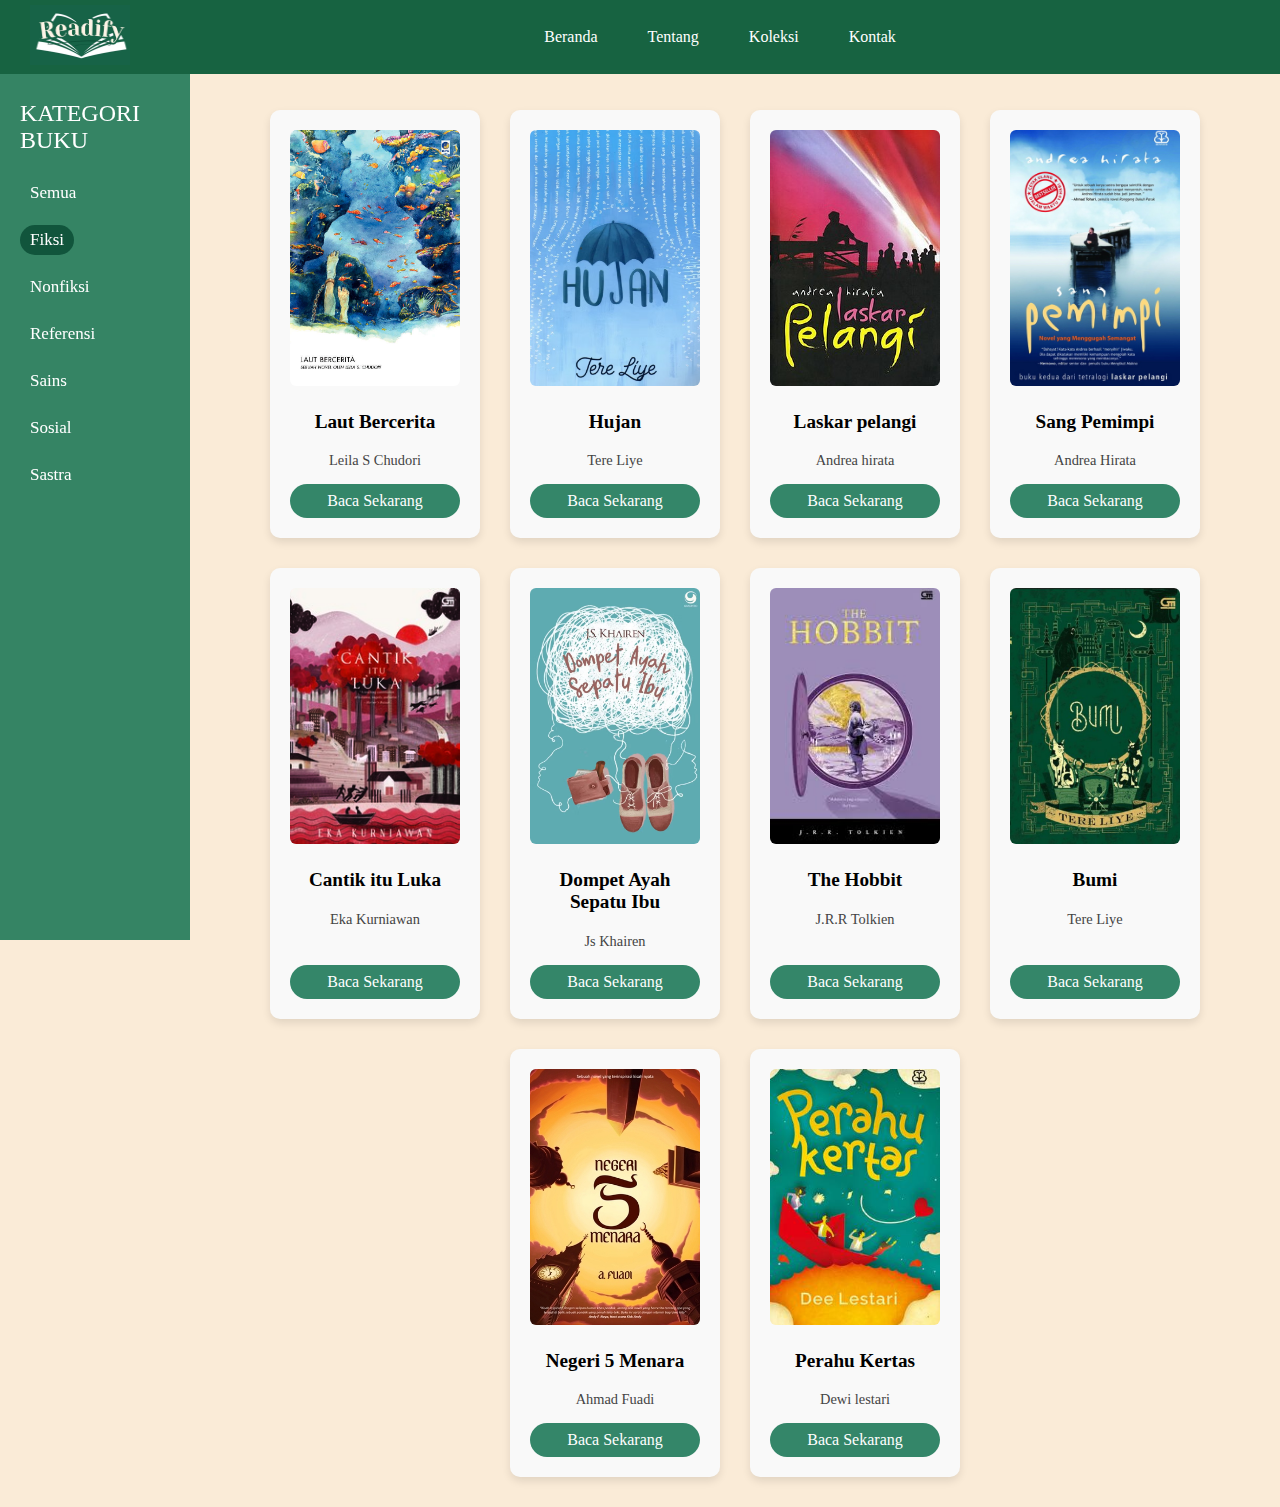
<file: fiksi.html>
<!DOCTYPE html>
<html lang="en">
<head>
    <meta charset="UTF-8">
    <meta name="viewport" content="width=device-width, initial-scale=1.0">
    <title>Fiksi</title>
    <link rel="icon" type="image/jpg" href="gambar/logo-fix.jpg">
    <link rel="stylesheet" href="style.css">
</head>
<body>

    <nav>
        <div class="logo">
            <img src="gambar/logo-fix.jpg">
        </div>

        <div class="mainmenu">
            <ul>
                <li><a href="index.html#beranda">Beranda</a></li>
                <li><a href="index.html#tentang">Tentang</a></li>
                <li><a href="index.html#koleksi">Koleksi</a></li>
                <li><a href="index.html#kontak">Kontak</a></li>
            </ul>
        </div>
    </nav>

    <div class="koleksi-buku">
        
        <div class="kategori">
            <h3>KATEGORI BUKU</h3>
            <ul>
               <li><a href="semua.html">Semua</a></li>
                <li><a href="fiksi.html" class="aktif">Fiksi</a></li>
                <li><a href="nonfiksi.html">Nonfiksi</a></li>
                <li><a href="referensi.html">Referensi</a></li>
                <li><a href="sains.html">Sains</a></li>
                <li><a href="sosial.html">Sosial</a></li>
                <li><a href="sastra.html">Sastra</a></li>
            </ul>
        </div>

        <div class="buku">
            <div class="buku-box">
                <img src="sampul/fiksi/laut bercerita.jpg" alt="">
                <h1>Laut Bercerita</h1>
                <p>Leila S Chudori</p>
                <a href="isi-laut-bercerita.html">Baca Sekarang</a>
            </div>
            <div class="buku-box">
                <img src="sampul/fiksi/Hujan.png" alt="">
                <h1>Hujan</h1>
                <p>Tere Liye</p>
                <a href="">Baca Sekarang</a>
            </div>
            <div class="buku-box">
                <img src="sampul/fiksi/Laskar_pelangi_sampul.jpg" alt="">
                <h1>Laskar pelangi</h1>
                <p>Andrea hirata</p>
                <a href="">Baca Sekarang</a>
            </div>
            <div class="buku-box">
                <img src="sampul/fiksi/Sang_Pemimpi_sampul.jpg" alt="">
                <h1>Sang Pemimpi</h1>
                <p>Andrea Hirata</p>
                <a href="">Baca Sekarang</a>
            </div>
            <div class="buku-box">
                <img src="sampul/fiksi/cantik itu luka.jpg" alt="">
                <h1>Cantik itu Luka</h1>
                <p>Eka Kurniawan</p>
                <a href="">Baca Sekarang</a>
            </div>
            <div class="buku-box">
                <img src="sampul/fiksi/dompet ayah sepatu ibu.png" alt="">
                <h1>Dompet Ayah Sepatu Ibu</h1>
                <p>Js Khairen</p>
                <a href="">Baca Sekarang</a>
            </div>
            <div class="buku-box">
                <img src="sampul/fiksi/the hobbit.jpeg" alt="">
                <h1>The Hobbit</h1>
                <p>J.R.R Tolkien</p>
                <a href="">Baca Sekarang</a>
            </div>
            <div class="buku-box">
                <img src="sampul/fiksi/bumi.jpg" alt="">
                <h1>Bumi</h1>
                <p>Tere Liye</p>
                <a href="">Baca Sekarang</a>
            </div>
            <div class="buku-box">
                <img src="sampul/fiksi/negeri 5 menara.jpg" alt="">
                <h1>Negeri 5 Menara</h1>
                <p>Ahmad Fuadi</p>
                <a href="">Baca Sekarang</a>
            </div>
            <div class="buku-box">
                <img src="sampul/fiksi/perahu kertas.jpg" alt="">
                <h1>Perahu Kertas</h1>
                <p>Dewi lestari</p>
                <a href="">Baca Sekarang</a>
            </div>

        </div>
    </div>


</body>
</html>
</file>
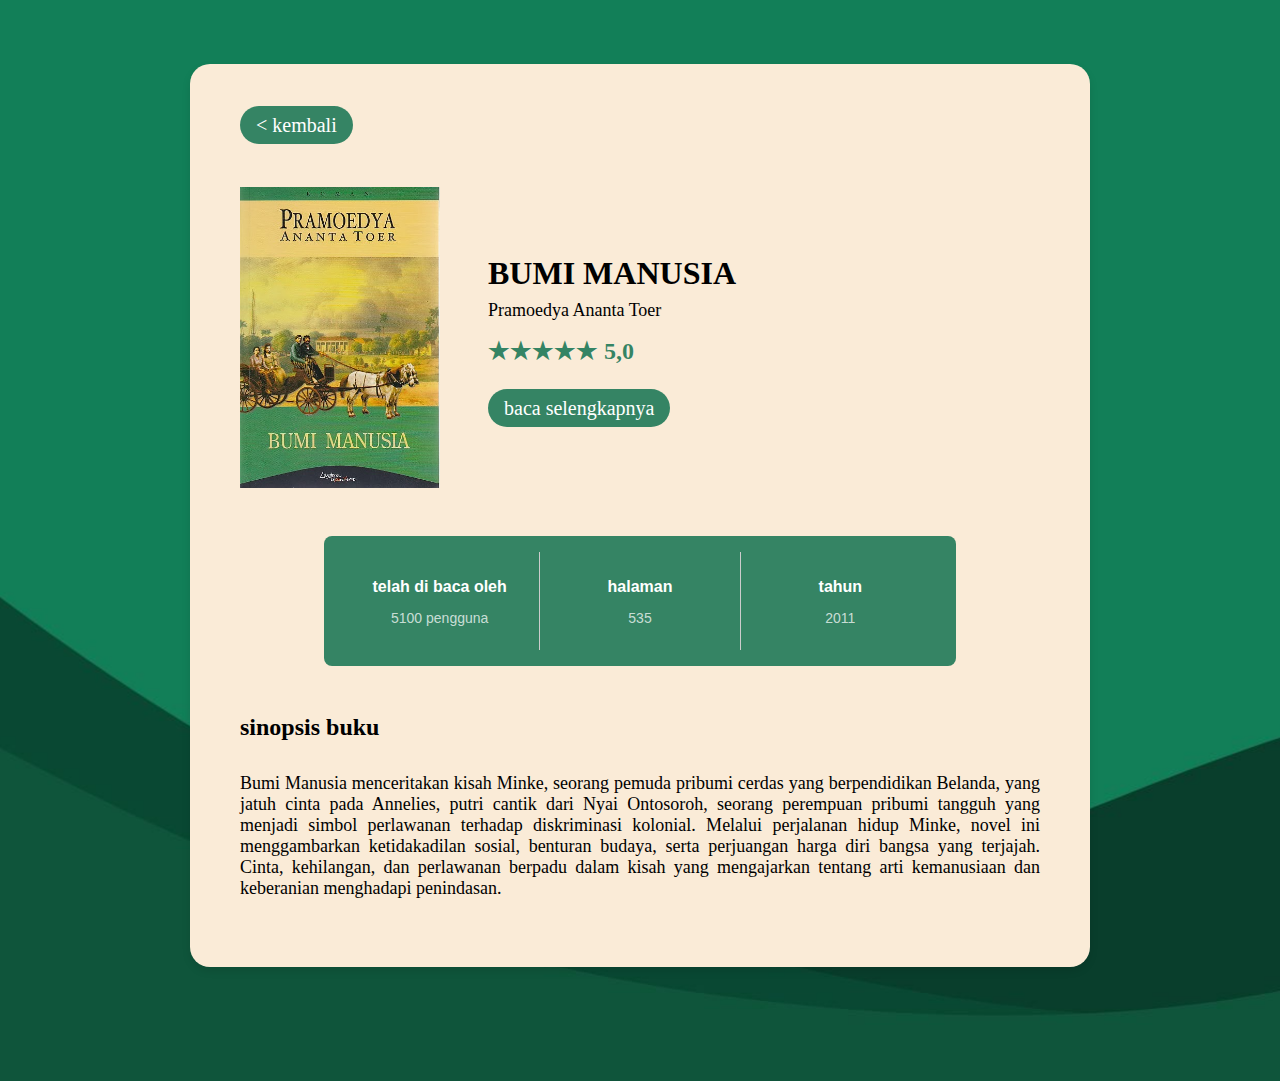
<file: isi-bumi-manusia.html>
<!DOCTYPE html>
<html lang="en">
<head>
    <meta charset="UTF-8">
    <meta name="viewport" content="width=device-width, initial-scale=1.0">
    <title>Bumi Manusia</title>
    <link rel="stylesheet" href="style.css">
</head>
<body>
    <div class="ket-buku">

        <div class="box-ket-buku">
            <div class="kembali">
                <a href="semua.html"> < kembali</a>
            </div>

            <div class="header-buku">
                <img src="sampul/sastra/1398034.jpg" alt="">
                <div class="header-buku-content">
                    <h1>BUMI MANUSIA</h1>
                    <p>Pramoedya Ananta Toer</p>
                    <h3>★★★★★   5,0</h3>
                    <a href="https://mtsaluswahbergas.sch.id/wp-content/uploads/2024/11/Bumi-Manusia-by-Pramoedya-Ananta-Toer.pdf" target="_blank">baca selengkapnya</a>    
                </div>
            </div>

            <div class="detail-buku">
                <div class="jumlah-baca">
                    <p>telah di baca oleh</p>
                    <p>5100 pengguna</p>
                </div>
                <div class="halaman">
                    <p>halaman</p>
                    <p>535</p>
                </div>
                <div class="tahun">
                    <p>tahun</p>
                    <p>2011</p>
                </div>
            </div>

            <div class="sinopsis">
                <h4>sinopsis buku</h4>
                <p>
                    Bumi Manusia menceritakan kisah Minke, seorang pemuda pribumi cerdas yang berpendidikan Belanda, 
                    yang jatuh cinta pada Annelies, putri cantik dari Nyai Ontosoroh, seorang perempuan pribumi tangguh 
                    yang menjadi simbol perlawanan terhadap diskriminasi kolonial. Melalui perjalanan hidup Minke, novel 
                    ini menggambarkan ketidakadilan sosial, benturan budaya, serta perjuangan harga diri bangsa yang terjajah. 
                    Cinta, kehilangan, dan perlawanan berpadu dalam kisah yang mengajarkan tentang arti kemanusiaan dan keberanian 
                    menghadapi penindasan.
                </p>
            </div>
        </div>

    </div>
</body>
</html>
</file>
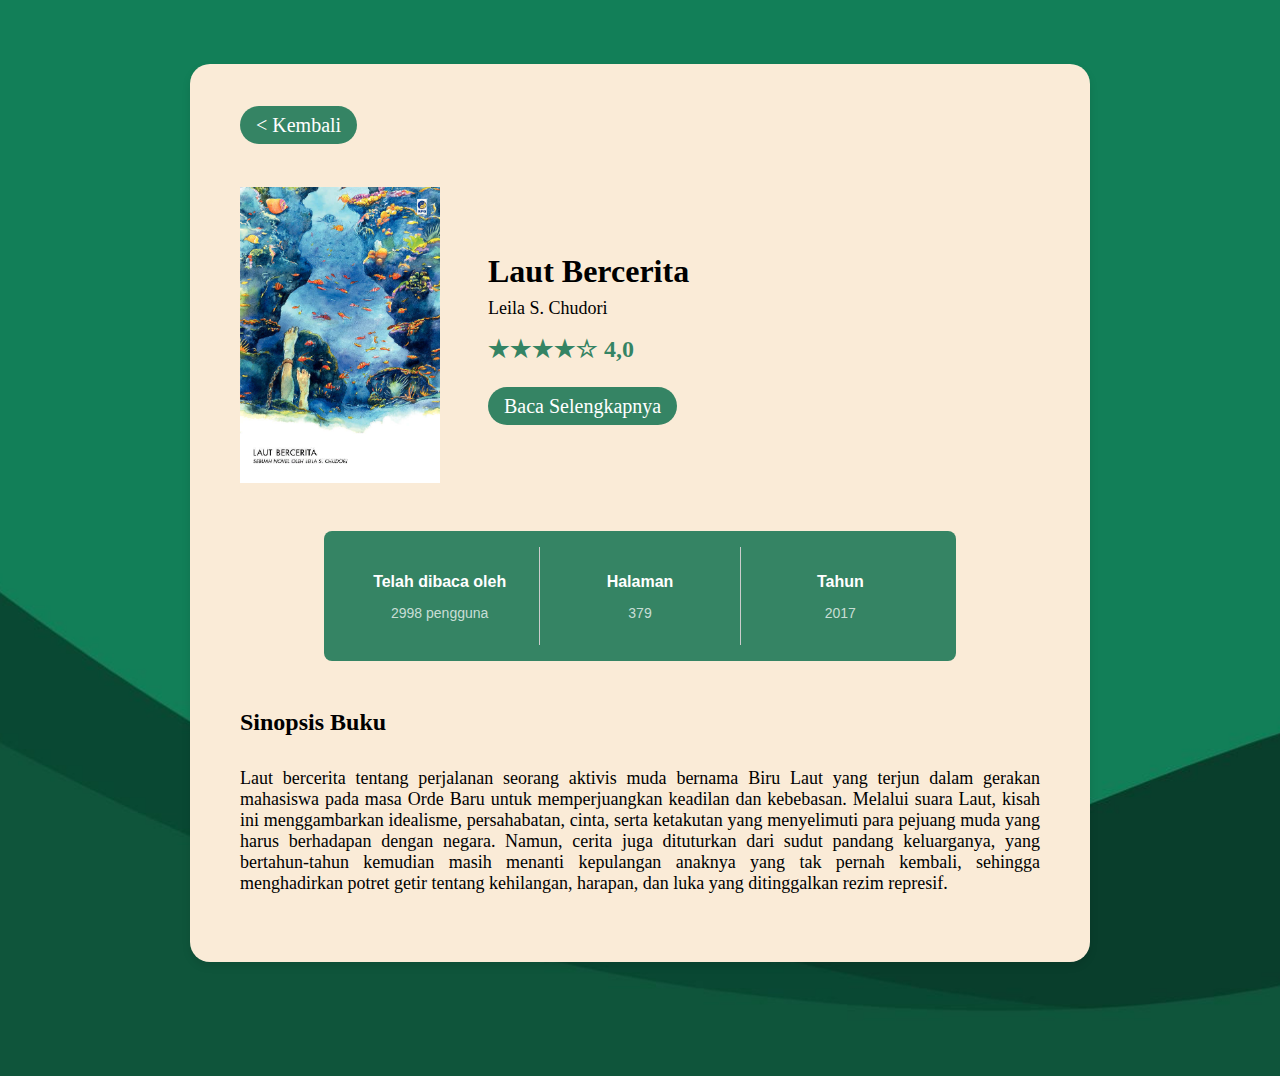
<file: isi-laut-bercerita.html>
<!DOCTYPE html>
<html lang="en">
<head>
    <meta charset="UTF-8">
    <meta name="viewport" content="width=device-width, initial-scale=1.0">
    <title>Laut Bercerita</title>
    <link rel="stylesheet" href="style.css">
</head>
<body>
    <div class="ket-buku">

        <div class="box-ket-buku">
            <div class="kembali">
                <a href="semua.html"> < Kembali</a>
            </div>

            <div class="header-buku">
                <img src="sampul/fiksi/laut bercerita.jpg" alt="Laut Bercerita">
                <div class="header-buku-content">
                    <h1>Laut Bercerita</h1>
                    <p>Leila S. Chudori</p>
                    <h3>★★★★☆   4,0</h3>
                    <a href="http://103.44.149.34/elib/assets/buku/pdfcoffee_com_sb-laut-bercerita-leila-s-chudoripdf-pdf-free.pdf" target="_blank">Baca Selengkapnya</a>    
                </div>
            </div>

            <div class="detail-buku">
                <div class="jumlah-baca">
                    <p>Telah dibaca oleh</p>
                    <p>2998 pengguna</p>
                </div>
                <div class="halaman">
                    <p>Halaman</p>
                    <p>379</p>
                </div>
                <div class="tahun">
                    <p>Tahun</p>
                    <p>2017</p>
                </div>
            </div>

            <div class="sinopsis">
                <h4>Sinopsis Buku</h4>
                <p>
                    Laut bercerita tentang perjalanan seorang aktivis muda bernama Biru Laut yang terjun dalam gerakan mahasiswa 
                    pada masa Orde Baru untuk memperjuangkan keadilan dan kebebasan. Melalui suara Laut, kisah ini menggambarkan 
                    idealisme, persahabatan, cinta, serta ketakutan yang menyelimuti para pejuang muda yang harus berhadapan dengan 
                     negara. Namun, cerita juga dituturkan dari sudut pandang keluarganya, yang bertahun-tahun kemudian masih menanti 
                     kepulangan anaknya yang tak pernah kembali, sehingga menghadirkan potret getir tentang kehilangan, harapan, dan luka 
                     yang ditinggalkan rezim represif.

                </p>
            </div>

        </div>

    </div>
</body>
</html>
</file>
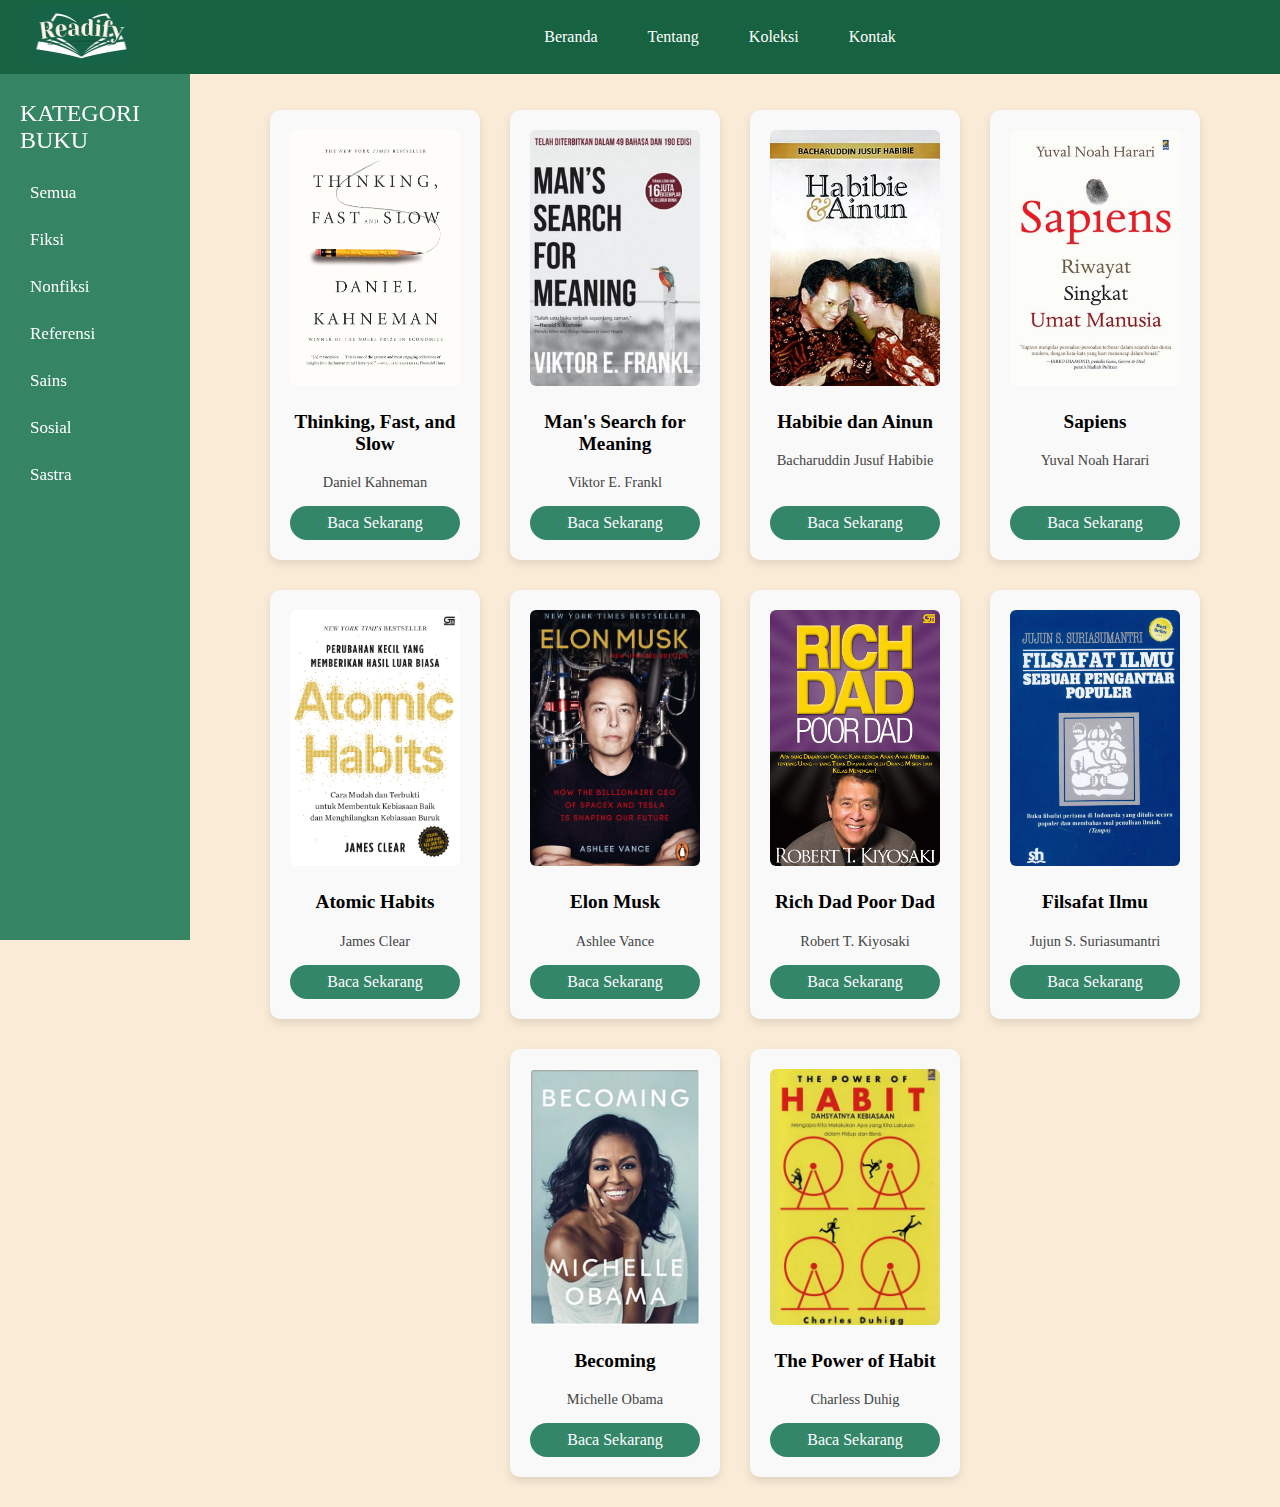
<file: nonfiksi.html>
<!DOCTYPE html>
<html lang="en">
<head>
    <meta charset="UTF-8">
    <meta name="viewport" content="width=device-width, initial-scale=1.0">
    <title>Nonfiksi</title>
    <link rel="stylesheet" href="style.css">
</head>
<body>

    <nav>
        <div class="logo">
            <img src="gambar/logo-fix.jpg" alt="Logo Readify">
        </div>

        <div class="mainmenu">
            <ul>
                <li><a href="index.html#beranda">Beranda</a></li>
                <li><a href="index.html#tentang">Tentang</a></li>
                <li><a href="index.html#koleksi">Koleksi</a></li>
                <li><a href="index.html#kontak">Kontak</a></li>
            </ul>
        </div>
    </nav>

    <div class="koleksi-buku">
        
        <div class="kategori">
            <h3>KATEGORI BUKU</h3>
            <ul>
                <li><a href="semua.html">Semua</a></li>
                <li><a href="fiksi.html">Fiksi</a></li>
                <li><a href="nonfiksi.html">Nonfiksi</a></li>
                <li><a href="referensi.html">Referensi</a></li>
                <li><a href="sains.html">Sains</a></li>
                <li><a href="sosial.html">Sosial</a></li>
                <li><a href="sastra.html">Sastra</a></li>
            </ul>
        </div>

        <div class="buku">
            <div class="buku-box">
                <img src="sampul/nonfiksi/61fdrEuPJwL._UF1000,1000_QL80_.jpg" alt="Thingking, Fast, and Slow">
                <h1>Thinking, Fast, and Slow</h1>
                <p>Daniel Kahneman</p>
                <a href="">Baca Sekarang</a>
            </div>
            <div class="buku-box">
                <img src="sampul/nonfiksi/112435_f.jpg" alt="Man's Search for Meaning">
                <h1>Man's Search for Meaning</h1>
                <p>Viktor E. Frankl</p>
                <a href="">Baca Sekarang</a>
            </div>
            <div class="buku-box">
                <img src="sampul/nonfiksi/250px-Buku_Habibie_Ainun.jpg" alt="Habibie dan Ainun">
                <h1>Habibie dan Ainun</h1>
                <p>Bacharuddin Jusuf Habibie</p>
                <a href="">Baca Sekarang</a>
            </div>
            <div class="buku-box">
                <img src="sampul/nonfiksi/591701404_sapiens.jpg" alt="Sapiens">
                <h1>Sapiens</h1>
                <p>Yuval Noah Harari</p>
                <a href="">Baca Sekarang</a>
            </div>
            <div class="buku-box">
                <img src="sampul/nonfiksi/623221001.jpg" alt="Atomic Habits">
                <h1>Atomic Habits</h1>
                <p>James Clear</p>
                <a href="">Baca Sekarang</a>
            </div>
            <div class="buku-box">
                <img src="sampul/nonfiksi/9780753555644.jpg" alt="Elon Musk">
                <h1>Elon Musk</h1>
                <p>Ashlee Vance</p>
                <a href="">Baca Sekarang</a>
            </div>
            <div class="buku-box">
                <img src="sampul/nonfiksi/9786020333175_rich-dad-poor-dad-_edisi-revisi_.jpg" alt="Rich Dad Poor Dad">
                <h1>Rich Dad Poor Dad</h1>
                <p>Robert T. Kiyosaki</p>
                <a href="">Baca Sekarang</a>
            </div>
            <div class="buku-box">
                <img src="sampul/nonfiksi/9789794168998_Filsafat-Ilmu.jpg" alt="Filsafat Ilmu">
                <h1>Filsafat Ilmu</h1>
                <p>Jujun S. Suriasumantri</p>
                <a href="">Baca Sekarang</a>
            </div>
            <div class="buku-box">
                <img src="sampul/nonfiksi/9786023857470_Becoming.jpg" alt="Becoming">
                <h1>Becoming</h1>
                <p>Michelle Obama</p>
                <a href="">Baca Sekarang</a>
            </div>
            <div class="buku-box">
                <img src="sampul/nonfiksi/img20190902_16534294.jpg" alt="The Power of Habit">
                <h1>The Power of Habit</h1>
                <p>Charless Duhig</p>
                <a href="">Baca Sekarang</a>
            </div>

        </div>
    </div>


</body>
</html>
</file>
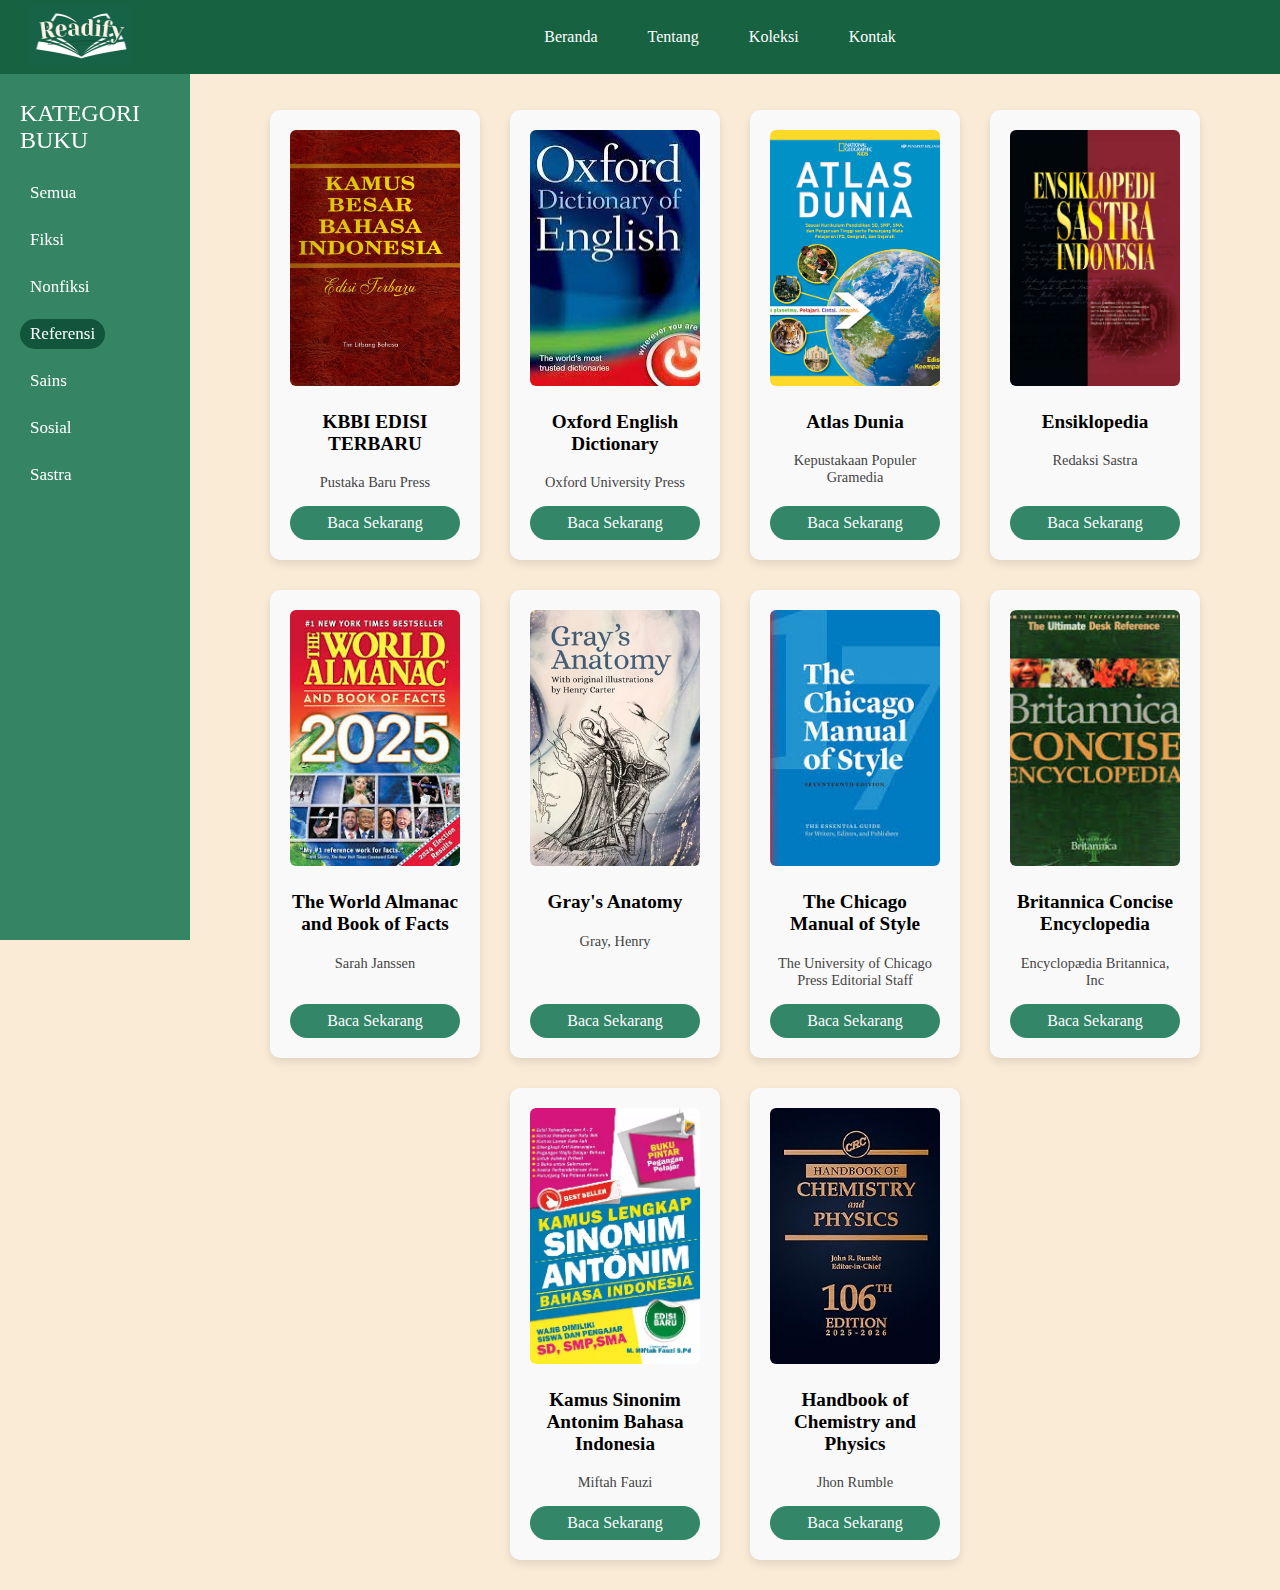
<file: referensi.html>
<!DOCTYPE html>
<html lang="en">
<head>
    <meta charset="UTF-8">
    <meta name="viewport" content="width=device-width, initial-scale=1.0">
    <title>Referensi</title>
    <link rel="icon" type="image/jpg" href="gambar/logo-fix.jpg">
    <link rel="stylesheet" href="style.css">
</head>
<body>

    <nav>
        <div class="logo">
            <img src="gambar/logo-fix.jpg" alt="Logo Readify">
        </div>

        <div class="mainmenu">
            <ul>
                <li><a href="index.html#beranda">Beranda</a></li>
                <li><a href="index.html#tentang">Tentang</a></li>
                <li><a href="index.html#koleksi">Koleksi</a></li>
                <li><a href="index.html#kontak">Kontak</a></li>
            </ul>
        </div>
    </nav>

    <div class="koleksi-buku">
        
        <div class="kategori">
            <h3>KATEGORI BUKU</h3>
            <ul>
                <li><a href="semua.html">Semua</a></li>
                <li><a href="fiksi.html">Fiksi</a></li>
                <li><a href="nonfiksi.html">Nonfiksi</a></li>
                <li><a href="referensi.html" class="aktif">Referensi</a></li>
                <li><a href="sains.html">Sains</a></li>
                <li><a href="sosial.html">Sosial</a></li>
                <li><a href="sastra.html">Sastra</a></li>
            </ul>
        </div>

        <div class="buku">
            <div class="buku-box">
                <img src="sampul/referensi/kbbi.webp" alt="KBBI EDISI TERBARU">
                <h1>KBBI EDISI TERBARU</h1>
                <p>Pustaka Baru Press</p>
                <a href="">Baca Sekarang</a>
            </div>
            <div class="buku-box">
                <img src="sampul/referensi/oxford.jpeg" alt="Oxford English Dictionary">
                <h1>Oxford English Dictionary</h1>
                <p>Oxford University Press</p>
                <a href="">Baca Sekarang</a>
            </div>
            <div class="buku-box">
                <img src="sampul/referensi/atlas30.jpg" alt="Atlas Dunia">
                <h1>Atlas Dunia</h1>
                <p>Kepustakaan Populer Gramedia</p>
                <a href="">Baca Sekarang</a>
            </div>
            <div class="buku-box">
                <img src="sampul/referensi/ensiklopedia indonesia.jpg" alt="Ensiklopedia">
                <h1>Ensiklopedia</h1>
                <p>Redaksi Sastra</p>
                <a href="">Baca Sekarang</a>
            </div>
            <div class="buku-box">
                <img src="sampul/referensi/the world almanac.jpeg" alt="The World Almanac and Book of Facts">
                <h1>The World Almanac and Book of Facts</h1>
                <p>Sarah Janssen</p>
                <a href="">Baca Sekarang</a>
            </div>
            <div class="buku-box">
                <img src="sampul/referensi/gray's anatomy.jpg" alt="Gray's Anatomy">
                <h1>Gray's Anatomy</h1>
                <p>Gray, Henry</p>
                <a href="">Baca Sekarang</a>
            </div>
            <div class="buku-box">
                <img src="sampul/referensi/the chicago.jpeg" alt="The Chicago Manual of Style">
                <h1>The Chicago Manual of Style</h1>
                <p>The University of Chicago Press Editorial Staff</p>
                <a href="">Baca Sekarang</a>
            </div>
            <div class="buku-box">
                <img src="sampul/referensi/britannica.jpeg" alt="Britannica Concise Encyclopedia">
                <h1>Britannica Concise Encyclopedia</h1>
                <p>Encyclopædia Britannica, Inc</p>
                <a href="">Baca Sekarang</a>
            </div>
            <div class="buku-box">
                <img src="sampul/referensi/sinonim antonim.webp" alt="Kamus Sinonim Antonim Bahasa Indonesia">
                <h1>Kamus Sinonim Antonim Bahasa Indonesia</h1>
                <p>Miftah Fauzi</p>
                <a href="">Baca Sekarang</a>
            </div>
            <div class="buku-box">
                <img src="sampul/referensi/handbook of chemistry.jpg" alt="Handbook of Chemistry and Physics">
                <h1>Handbook of Chemistry and Physics</h1>
                <p>Jhon Rumble</p>
                <a href="">Baca Sekarang</a>
            </div>

        </div>
    </div>


</body>
</html>
</file>
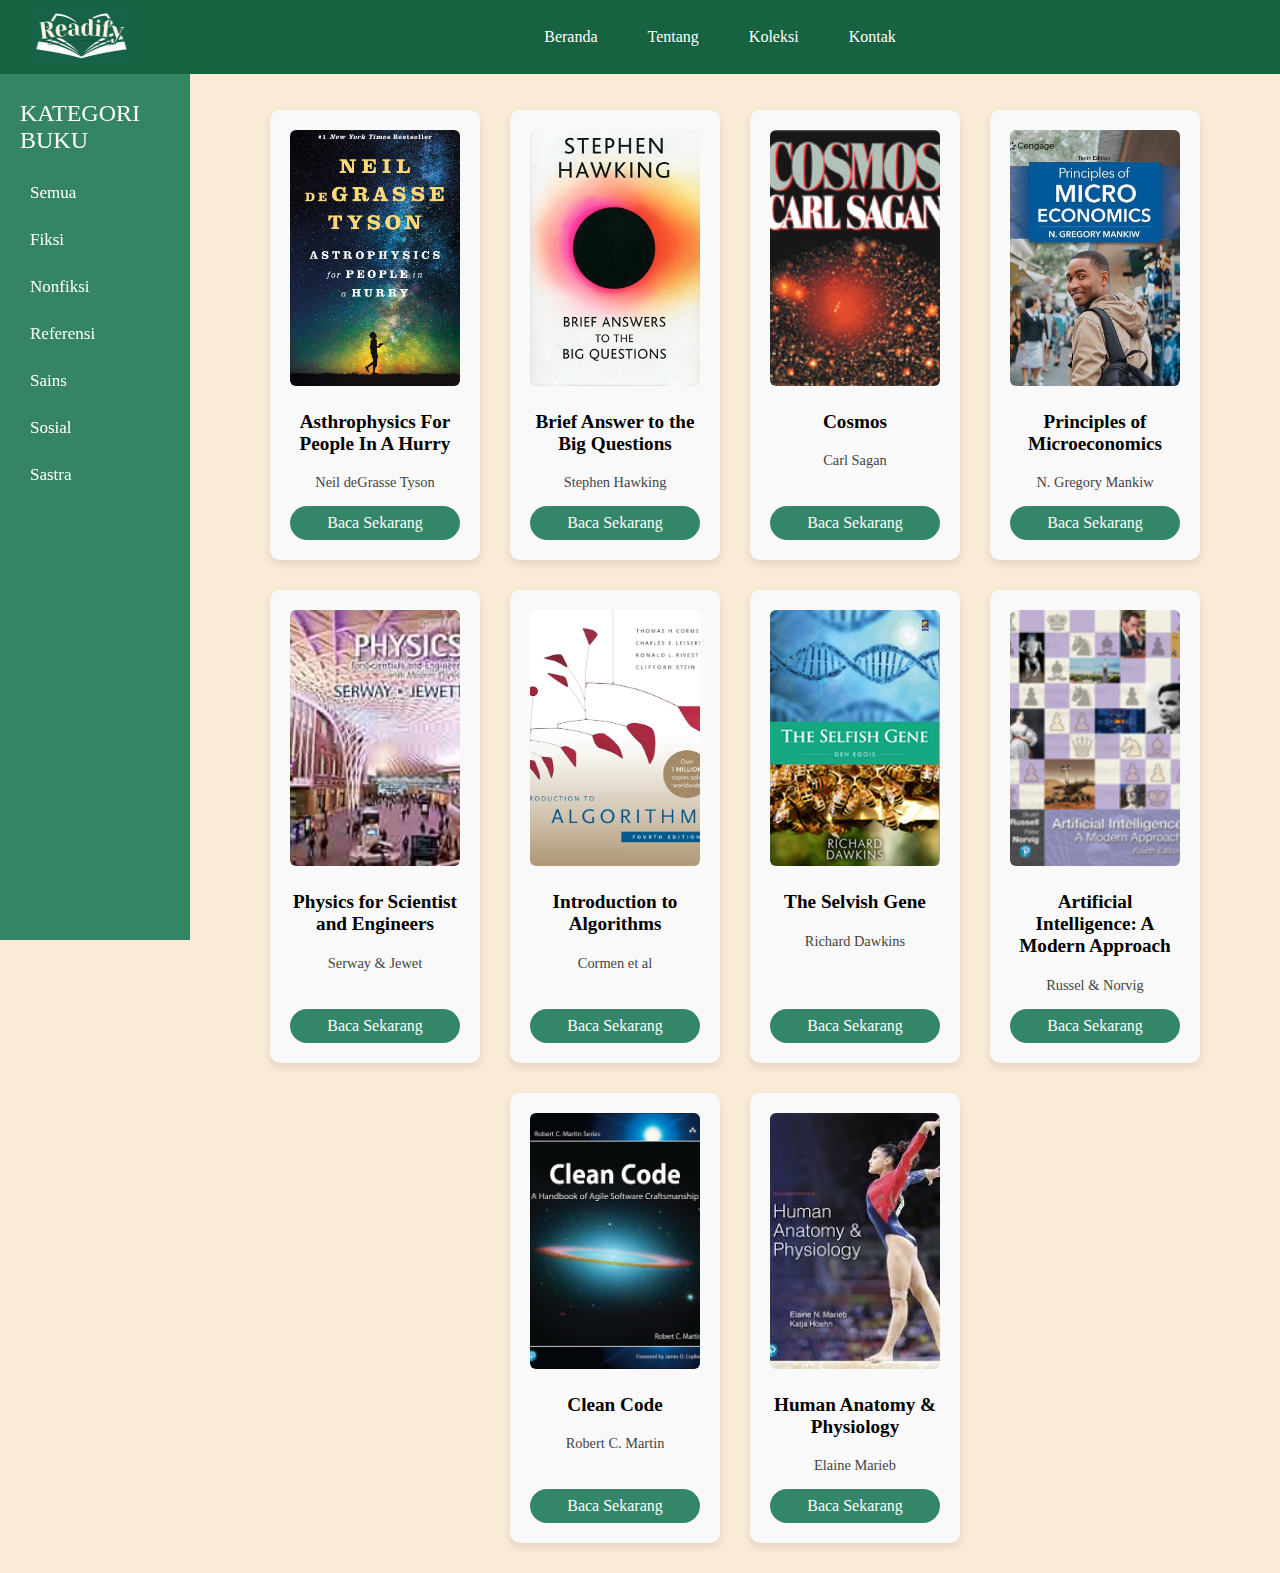
<file: sains.html>
<!DOCTYPE html>
<html lang="en">
<head>
    <meta charset="UTF-8">
    <meta name="viewport" content="width=device-width, initial-scale=1.0">
    <title>Sains</title>
    <link rel="stylesheet" href="style.css">
</head>
<body>

    <nav>
        <div class="logo">
            <img src="gambar/logo-fix.jpg" alt="Logo Readify">
        </div>

        <div class="mainmenu">
            <ul>
                <li><a href="index.html#beranda">Beranda</a></li>
                <li><a href="index.html#tentang">Tentang</a></li>
                <li><a href="index.html#koleksi">Koleksi</a></li>
                <li><a href="index.html#kontak">Kontak</a></li>
            </ul>
        </div>
    </nav>

    <div class="koleksi-buku">
        
        <div class="kategori">
            <h3>KATEGORI BUKU</h3>
            <ul>
               <li><a href="semua.html">Semua</a></li>
                <li><a href="fiksi.html">Fiksi</a></li>
                <li><a href="nonfiksi.html">Nonfiksi</a></li>
                <li><a href="referensi.html">Referensi</a></li>
                <li><a href="sains.html">Sains</a></li>
                <li><a href="sosial.html">Sosial</a></li>
                <li><a href="sastra.html">Sastra</a></li>
            </ul>
        </div>

        <div class="buku">
            <div class="buku-box">
                <img src="sampul/sains/32191710.jpg" alt="Asthrophysics For People In A Hurry">
                <h1>Asthrophysics For People In A Hurry</h1>
                <p>Neil deGrasse Tyson</p>
                <a href="">Baca Sekarang</a>
            </div>
            <div class="buku-box">
                <img src="sampul/sains/BriefAnswersToTheBigQuestions-BookCover.png" alt="Brief Answer to the Big Questions">
                <h1>Brief Answer to the Big Questions</h1>
                <p>Stephen Hawking</p>
                <a href="">Baca Sekarang</a>
            </div>
            <div class="buku-box">
                <img src="sampul/sains/Cosmos_book.gif" alt="Cosmos">
                <h1>Cosmos</h1>
                <p>Carl Sagan</p>
                <a href="">Baca Sekarang</a>
            </div>
            <div class="buku-box">
                <img src="sampul/sains/5162TnQxYbL._UF1000,1000_QL80_.jpg" alt="Principles of Microeconomics">
                <h1>Principles of Microeconomics</h1>
                <p>N. Gregory Mankiw</p>
                <a href="">Baca Sekarang</a>
            </div>
            <div class="buku-box">
                <img src="sampul/sains/616E+UkTGvL._AC_SY200_QL15_.jpg" alt="Physics for Scientist and Engineers">
                <h1>Physics for Scientist and Engineers</h1>
                <p>Serway & Jewet</p>
                <a href="">Baca Sekarang</a>
            </div>
            <div class="buku-box">
                <img src="sampul/sains/9780262046305.avif" alt="Introduction to Algorithms">
                <h1>Introduction to Algorithms</h1>
                <p>Cormen et al</p>
                <a href="">Baca Sekarang</a>
            </div>
            <div class="buku-box">
                <img src="sampul/sains/9786024247287_The-Selfish-Gene.avif" alt="The Selvish Gene">
                <h1>The Selvish Gene</h1>
                <p>Richard Dawkins</p>
                <a href="">Baca Sekarang</a>
            </div>
            <div class="buku-box">
                <img src="sampul/sains/cover2.jpg" alt="Artificial Intelligence: A Modern Approach">
                <h1>Artificial Intelligence: A Modern Approach</h1>
                <p>Russel & Norvig</p>
                <a href="">Baca Sekarang</a>
            </div>
            <div class="buku-box">
                <img src="sampul/sains/download.jpg" alt="Clean Code">
                <h1>Clean Code</h1>
                <p>Robert C. Martin</p>
                <a href="">Baca Sekarang</a>
            </div>
            <div class="buku-box">
                <img src="sampul/sains/images.jpg" alt="Human Anatomy & Physiology">
                <h1>Human Anatomy & Physiology</h1>
                <p>Elaine Marieb</p>
                <a href="">Baca Sekarang</a>
            </div>

        </div>
    </div>


</body>
</html>
</file>
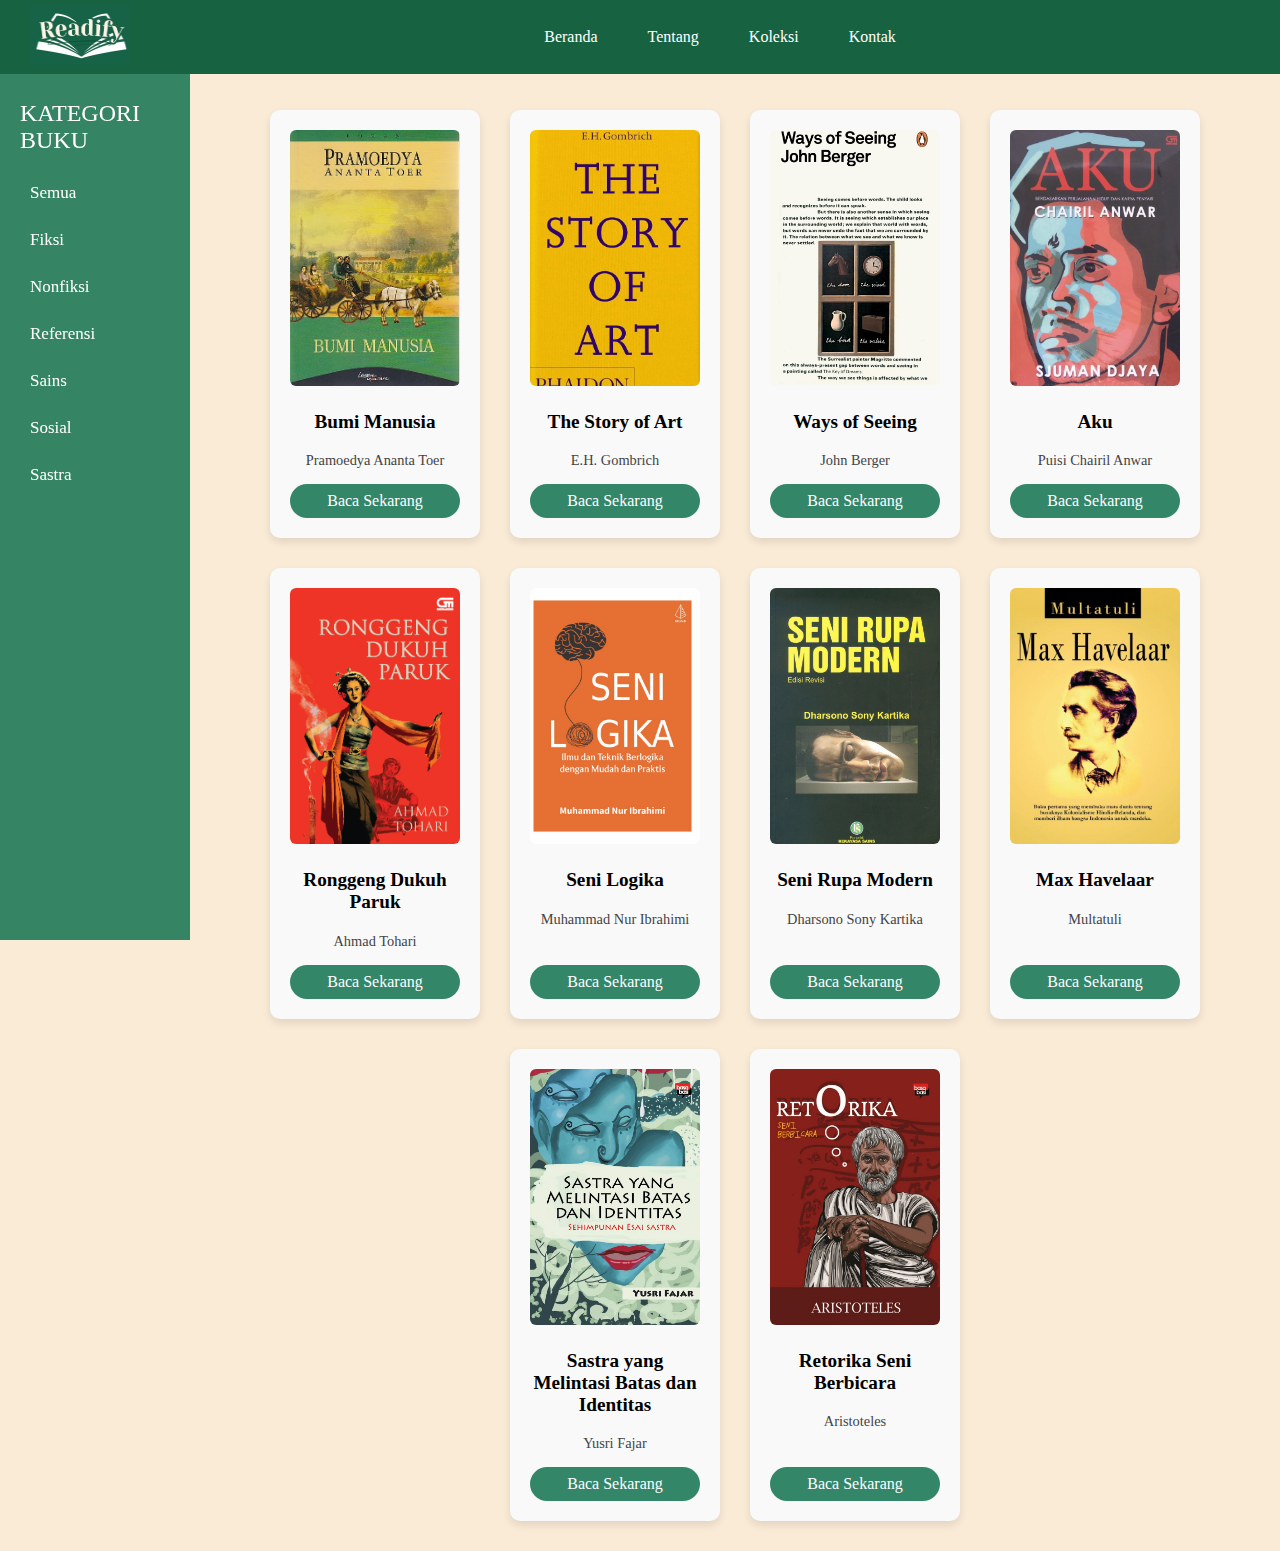
<file: sastra.html>
<!DOCTYPE html>
<html lang="en">
<head>
    <meta charset="UTF-8">
    <meta name="viewport" content="width=device-width, initial-scale=1.0">
    <title>Sastra</title>
    <link rel="stylesheet" href="style.css">
</head>
<body>

    <nav>
        <div class="logo">
            <img src="gambar/logo-fix.jpg" alt="Logo Readify">
        </div>

        <div class="mainmenu">
            <ul>
                <li><a href="index.html#beranda">Beranda</a></li>
                <li><a href="index.html#tentang">Tentang</a></li>
                <li><a href="index.html#koleksi">Koleksi</a></li>
                <li><a href="index.html#kontak">Kontak</a></li>
            </ul>
        </div>
    </nav>

    <div class="koleksi-buku">
        
        <div class="kategori">
            <h3>KATEGORI BUKU</h3>
            <ul>
               <li><a href="semua.html">Semua</a></li>
                <li><a href="fiksi.html">Fiksi</a></li>
                <li><a href="nonfiksi.html">Nonfiksi</a></li>
                <li><a href="referensi.html">Referensi</a></li>
                <li><a href="sains.html">Sains</a></li>
                <li><a href="sosial.html">Sosial</a></li>
                <li><a href="sastra.html">Sastra</a></li>
            </ul>
        </div>

        <div class="buku">
            <div class="buku-box">
                <img src="sampul/sastra/1398034.jpg" alt="Bumi Manusia">
                <h1>Bumi Manusia</h1>
                <p>Pramoedya Ananta Toer</p>
                <a href="isi-bumi-manusia.html">Baca Sekarang</a>
            </div>

            <div class="buku-box">
                <img src="sampul/sastra/503x840 (1).jpg" alt="The Story of Art">
                <h1>The Story of Art</h1>
                <p>E.H. Gombrich</p>
                <a href="">Baca Sekarang</a>
            </div>

            <div class="buku-box">
                <img src="sampul/sastra/2784.jpg" alt="Ways of Seeing">
                <h1>Ways of Seeing</h1>
                <p>John Berger</p>
                <a href="">Baca Sekarang</a>
            </div>

            <div class="buku-box">
                <img src="sampul/sastra/112263_f.jpg" alt="Aku">
                <h1>Aku</h1>
                <p>Puisi Chairil Anwar</p>
                <a href="">Baca Sekarang</a>
            </div>

            <div class="buku-box">
                <img src="sampul/sastra/625173001.jpg" alt="Ronggeng Dukuh Paruk">
                <h1>Ronggeng Dukuh Paruk</h1>
                <p>Ahmad Tohari</p>
                <a href="">Baca Sekarang</a>
            </div>

            <div class="buku-box">
                <img src="sampul/sastra/1687836758_-.jpeg" alt="Seni Logika">
                <h1>Seni Logika</h1>
                <p>Muhammad Nur Ibrahimi</p>
                <a href="">Baca Sekarang</a>
            </div>

            <div class="buku-box">
                <img src="sampul/sastra/9789793784816_Seni-Rupa-Mod.jpg" alt="Seni Rupa Modern">
                <h1>Seni Rupa Modern</h1>
                <p>Dharsono Sony Kartika</p>
                <a href="">Baca Sekarang</a>
            </div>

            <div class="buku-box">
                <img src="sampul/sastra/max-havelaar.jpg" alt="Max Havelaar">
                <h1>Max Havelaar</h1>
                <p>Multatuli</p>
                <a href="">Baca Sekarang</a>
            </div>

            <div class="buku-box">
                <img src="sampul/sastra/sastra-yang-melintas.jpg" alt="Sastra yang Melintasi Batas dan Identitas">
                <h1>Sastra yang Melintasi Batas dan Identitas</h1>
                <p>Yusri Fajar</p>
                <a href="">Baca Sekarang</a>
            </div>
            
            <div class="buku-box">
                <img src="sampul/sastra/xapzsvrzhorwgkeak4y7uu.jpg" alt="Retorika Seni Berbicara">
                <h1>Retorika Seni Berbicara</h1>
                <p>Aristoteles</p>
                <a href="">Baca Sekarang</a>
            </div>

        </div>
    </div>


</body>
</html>
</file>
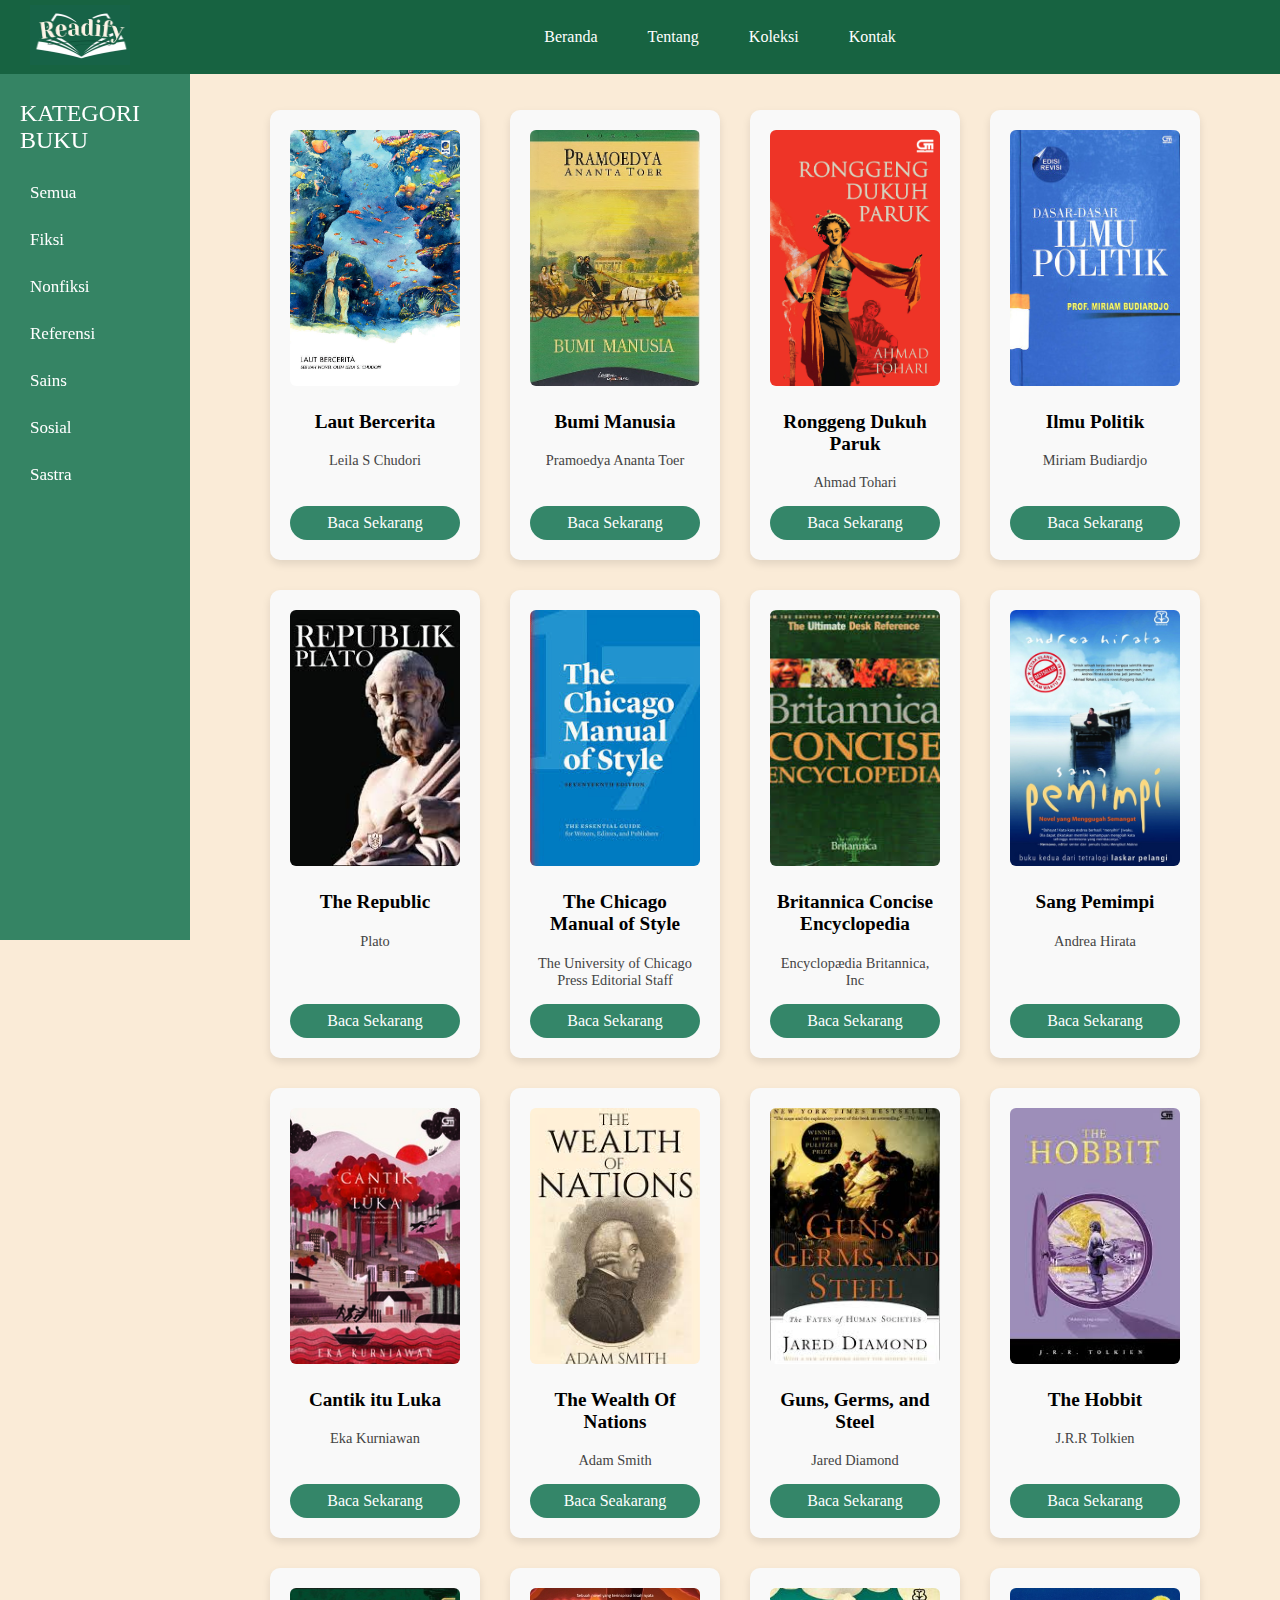
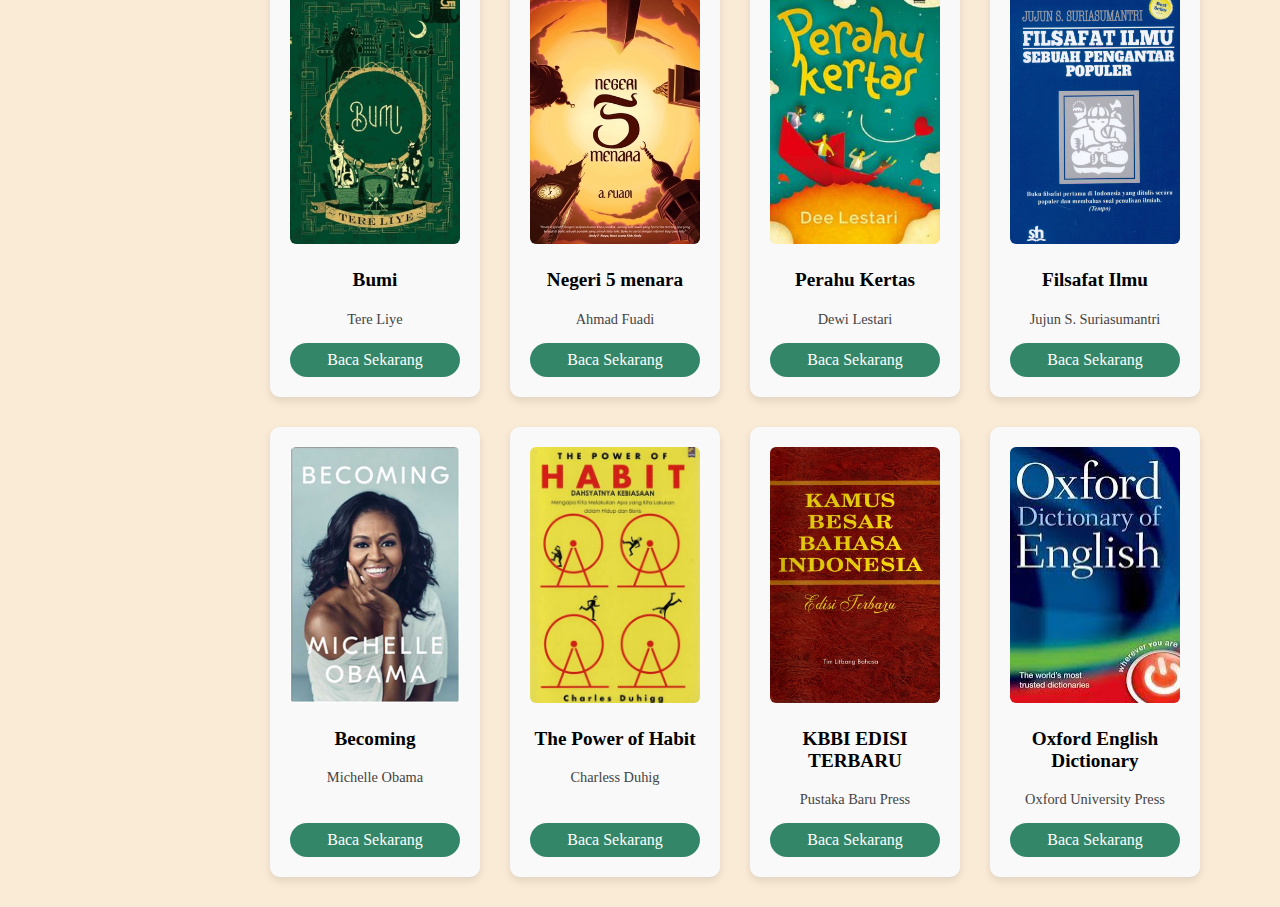
<file: semua.html>
<!DOCTYPE html>
<html lang="en">
<head>
    <meta charset="UTF-8">
    <meta name="viewport" content="width=device-width, initial-scale=1.0">
    <title>Semua</title>
    <link rel="stylesheet" href="style.css">
</head>
<body>

    <nav>
        <div class="logo">
            <img src="gambar/logo-fix.jpg">
        </div>

        <div class="mainmenu">
            <ul>
                <li><a href="index.html#beranda">Beranda</a></li>
                <li><a href="index.html#tentang">Tentang</a></li>
                <li><a href="index.html#koleksi">Koleksi</a></li>
                <li><a href="index.html#kontak">Kontak</a></li>
            </ul>
        </div>
    </nav>

    <div class="koleksi-buku">
        
        <div class="kategori">
            <h3>KATEGORI BUKU</h3>
            <ul>
                <li><a href="semua.html">Semua</a></li>
                <li><a href="fiksi.html">Fiksi</a></li>
                <li><a href="nonfiksi.html">Nonfiksi</a></li>
                <li><a href="referensi.html">Referensi</a></li>
                <li><a href="sains.html">Sains</a></li>
                <li><a href="sosial.html">Sosial</a></li>
                <li><a href="sastra.html">Sastra</a></li>
            </ul>
        </div>

        <div class="buku">
             <div class="buku-box">
                <img src="sampul/fiksi/laut bercerita.jpg" alt="">
                <h1>Laut Bercerita</h1>
                <p>Leila S Chudori</p>
                <a href="isi-laut-bercerita.html">Baca Sekarang</a>
            </div>
            <div class="buku-box">
                <img src="sampul/sastra/1398034.jpg" alt="">
                <h1>Bumi Manusia</h1>
                <p>Pramoedya Ananta Toer</p>
                <a href="isi-bumi-manusia.html">Baca Sekarang</a>
            </div>
            <div class="buku-box">
                <img src="sampul/sastra/625173001.jpg" alt="">
                <h1>Ronggeng Dukuh Paruk</h1>
                <p>Ahmad Tohari</p>
                <a href="">Baca Sekarang</a>
            </div>
            <div class="buku-box">
                <img src="sampul/sosial/ilmu politik.jpeg">
                <h1>Ilmu Politik</h1>
                <p>Miriam Budiardjo</p>
                <a href="">Baca Sekarang</a>
            </div>
            <div class="buku-box">
                <img src="sampul/sosial/Republic Plato.jpeg">
                <h1>The Republic</h1>
                <p>Plato</p>
                <a href="">Baca Sekarang</a>
            </div>
            <div class="buku-box">
                <img src="sampul/referensi/the chicago.jpeg" alt="">
                <h1>The Chicago Manual of Style</h1>
                <p>The University of Chicago Press Editorial Staff</p>
                <a href="">Baca Sekarang</a>
            </div>
            <div class="buku-box">
                <img src="sampul/referensi/britannica.jpeg" alt="">
                <h1>Britannica Concise Encyclopedia</h1>
                <p>Encyclopædia Britannica, Inc</p>
                <a href="">Baca Sekarang</a>
            </div>
            <div class="buku-box">
                <img src="sampul/fiksi/Sang_Pemimpi_sampul.jpg" alt="">
                <h1>Sang Pemimpi</h1>
                <p>Andrea Hirata</p>
                <a href="">Baca Sekarang</a>
            </div>
            <div class="buku-box">
                <img src="sampul/fiksi/cantik itu luka.jpg" alt="">
                <h1>Cantik itu Luka</h1>
                <p>Eka Kurniawan</p>
                <a href="">Baca Sekarang</a>
            </div>
            <div class="buku-box">
                <img src="sampul/sosial/the wealth.jpeg">
                <h1>The Wealth Of Nations</h1>
                <p>Adam Smith</p>
                <a href="">Baca Seakarang</a>
            </div>
            <div class="buku-box">
                <img src="sampul/sosial/guns.jpeg">
                <h1>Guns, Germs, and Steel</h1>
                <p>Jared Diamond</p>
                <a href="">Baca Sekarang</a>
            </div>
            <div class="buku-box">
                <img src="sampul/fiksi/the hobbit.jpeg" alt="">
                <h1>The Hobbit</h1>
                <p>J.R.R Tolkien</p>
                <a href="">Baca Sekarang</a>
            </div>
            <div class="buku-box">
                <img src="sampul/fiksi/bumi.jpg" alt="">
                <h1>Bumi</h1>
                <p>Tere Liye</p>
                <a href="">Baca Sekarang</a>
            </div>
            <div class="buku-box">
                <img src="sampul/fiksi/negeri 5 menara.jpg" alt="">
                <h1>Negeri 5 menara</h1>
                <p>Ahmad Fuadi</p>
                <a href="">Baca Sekarang</a>
            </div>
            <div class="buku-box">
                <img src="sampul/fiksi/perahu kertas.jpg" alt="">
                <h1>Perahu Kertas</h1>
                <p>Dewi Lestari</p>
                <a href="">Baca Sekarang</a>
            </div>
            <div class="buku-box">
                <img src="sampul/nonfiksi/9789794168998_Filsafat-Ilmu.jpg" alt="">
                <h1>Filsafat Ilmu</h1>
                <p>Jujun S. Suriasumantri</p>
                <a href="">Baca Sekarang</a>
            </div>
            <div class="buku-box">
                <img src="sampul/nonfiksi/9786023857470_Becoming.jpg" alt="">
                <h1>Becoming</h1>
                <p>Michelle Obama</p>
                <a href="">Baca Sekarang</a>
            </div>
            <div class="buku-box">
                <img src="sampul/nonfiksi/img20190902_16534294.jpg" alt="">
                <h1>The Power of Habit</h1>
                <p>Charless Duhig</p>
                <a href="">Baca Sekarang</a>
            </div>
                        <div class="buku-box">
                <img src="sampul/referensi/kbbi.webp" alt="">
                <h1>KBBI EDISI TERBARU</h1>
                <p>Pustaka Baru Press</p>
                <a href="">Baca Sekarang</a>
            </div>
            <div class="buku-box">
                <img src="sampul/referensi/oxford.jpeg" alt="">
                <h1>Oxford English Dictionary</h1>
                <p>Oxford University Press</p>
                <a href="">Baca Sekarang</a>
            </div>
        </div>
    </div>


</body>
</html>
</file>
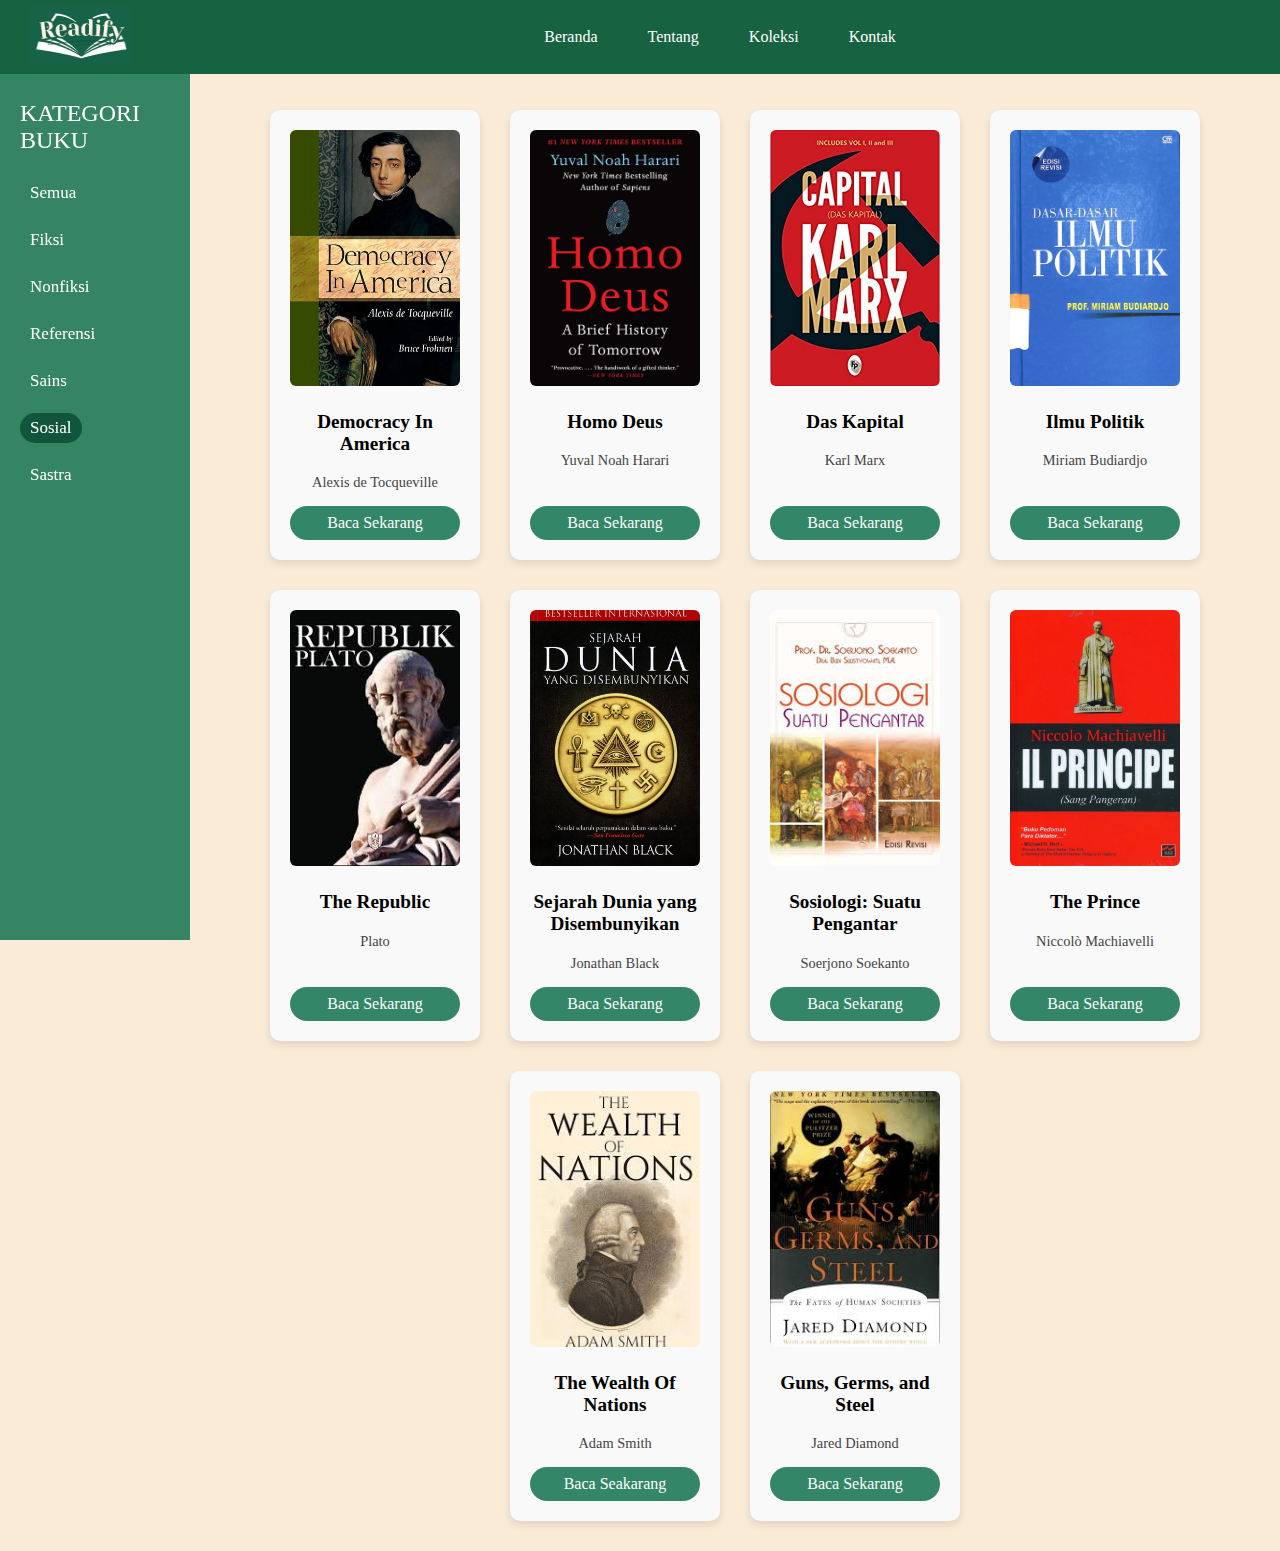
<file: sosial.html>
<!DOCTYPE html>
<html lang="en">
<head>
    <meta charset="UTF-8">
    <meta name="viewport" content="width=device-width, initial-scale=1.0">
    <title>Sosial</title>
    <link rel="icon" type="image/jpg" href="gambar/logo-fix.jpg">
    <link rel="stylesheet" href="style.css">
</head>
<body>

    <nav>
        <div class="logo">
            <img src="gambar/logo-fix.jpg" alt="Logo Readify">
        </div>

        <div class="mainmenu">
            <ul>
                <li><a href="index.html#beranda">Beranda</a></li>
                <li><a href="index.html#tentang">Tentang</a></li>
                <li><a href="index.html#koleksi">Koleksi</a></li>
                <li><a href="index.html#kontak">Kontak</a></li>
            </ul>
        </div>
    </nav>

    <div class="koleksi-buku">
        
        <div class="kategori">
            <h3>KATEGORI BUKU</h3>
            <ul>
                <li><a href="semua.html">Semua</a></li>
                <li><a href="fiksi.html">Fiksi</a></li>
                <li><a href="nonfiksi.html">Nonfiksi</a></li>
                <li><a href="referensi.html">Referensi</a></li>
                <li><a href="sains.html">Sains</a></li>
                <li><a href="sosial.html" class="aktif">Sosial</a></li>
                <li><a href="sastra.html">Sastra</a></li>
            </ul>
        </div>

        <div class="buku">
            <div class="buku-box">
                <img src="sampul/sosial/Democracy.jpg" alt="Democracy In America">
                <h1>Democracy In America</h1>
                <p>Alexis de Tocqueville</p>
                <a href="">Baca Sekarang</a>
            </div>
            <div class="buku-box">
                <img src="sampul/sosial/homo deus.jpeg" alt="Homo Deus">
                <h1>Homo Deus</h1>
                <p>Yuval Noah Harari</p>
                <a href="">Baca Sekarang</a>
            </div>
            <div class="buku-box">
                <img src="sampul/sosial/Das Kapital.jpg" alt="Das Kapital">
                <h1>Das Kapital</h1>
                <p>Karl Marx</p>
                <a href="">Baca Sekarang</a>
            </div>
            <div class="buku-box">
                <img src="sampul/sosial/ilmu politik.jpeg" alt="Ilmu Politik">
                <h1>Ilmu Politik</h1>
                <p>Miriam Budiardjo</p>
                <a href="">Baca Sekarang</a>
            </div>
            <div class="buku-box">
                <img src="sampul/sosial/Republic Plato.jpeg" alt="The Republic"> 
                <h1>The Republic</h1>
                <p>Plato</p>
                <a href="">Baca Sekarang</a>
            </div>
            <div class="buku-box">
                <img src="sampul/sosial/sejarah dunia.jpg" alt="Sejarah Dunia yang Disembunyikan">
                <h1>Sejarah Dunia yang Disembunyikan</h1>
                 <p>Jonathan Black</p>
                <a href="">Baca Sekarang</a>
            </div>
            <div class="buku-box">
                <img src="sampul/sosial/sosio.jpeg" alt="Sosiologi: Suatu Pengantar">
                <h1>Sosiologi: Suatu Pengantar</h1>
                <p>Soerjono Soekanto</p>
                <a href="">Baca Sekarang</a>
            </div>
            <div class="buku-box">
                <img src="sampul/sosial/the prince.jpg" alt="The Prince">
                <h1>The Prince</h1>
                <p>Niccolò Machiavelli</p>

                <a href="">Baca Sekarang</a>
            </div>
            <div class="buku-box">
                <img src="sampul/sosial/the wealth.jpeg" alt="The Wealth Of Nations">
                <h1>The Wealth Of Nations</h1>
                <p>Adam Smith</p>
                <a href="">Baca Seakarang</a>
            </div>
            <div class="buku-box">
                <img src="sampul/sosial/guns.jpeg" alt="Guns, Germs, and Steel">
                <h1>Guns, Germs, and Steel</h1>
                <p>Jared Diamond</p>
                <a href="">Baca Sekarang</a>
            </div>

        </div>


    </div>


</body>
</html>
</file>
<file: style.css>
body {
    font-family: serif;
    margin: 0px;
    padding: 0px;
    overflow-x: hidden;
}

html {
  scroll-behavior: smooth;
}

/* style untuk navbar */
nav {
  position: fixed; 
  top: 0;
  left: 0;
  width: 100%;
  display: flex;
  align-items: center;
  justify-content: space-between;
  padding: 5px 30px;
  background-color: #176341;
  z-index: 999;
}

.logo img {
  width: 100px;
  height: 60px;
}

.mainmenu {
  flex: 1;
  text-align: center;
}

nav ul {
  display: inline-flex;
  gap: 20px;
  margin: 0;
  padding: 0;
  list-style: none;
}

nav ul li a{
  white-space: nowrap;
  text-decoration: none;
  color : white;
  border-radius: 30px;
  font-size: 16px;
  padding: 10px 15px;
}

nav ul li a:hover {
  background-color:#10714fd8;
}

@media (max-width: 768px) {
  nav {
    padding: 5px 15px;
    margin: 0px;
  }

  nav ul {
    gap: 10px;
  }

  nav ul li a {
    font-size: 13px;
    padding: 6px 8px;
  }

  .logo img {
    width: 60px;
    height: auto;
  }
}
/* akhir sytle navbar */

/* style beranda */
.beranda {
    background-image: url('gambar/beranda2.jpg');
    background-size: cover;       
    background-position: center;  
    background-repeat: no-repeat; 
    min-height: 100vh;         
    display: flex;
    flex-wrap: wrap;
    justify-content: space-between;
    align-items: center;
    padding: clamp(20px, 5vw, 60px);
    color: white;                
}

.isi-beranda {
  flex: 1 1 300px;
  padding: clamp(10px, 5vw, 70px);
  text-align: left;
}

.text-isi-beranda{
  max-width: clamp(250px, 40vw, 500px);
}

.isi-beranda h1{
  font-size: clamp(24px, 5vw, 48px);
  color: black;
}

.isi-beranda h3{
  font-weight: 200;
  color: black;
  text-align: justify;
  font-size: clamp(14px, 2vw, 18px);
}

.fitur-mini {
  display: flex;
  flex-wrap: wrap;
  justify-content: start;
  gap: 20px;
  margin: 30px 0;
}

.fitur-mini > div {
  border-right: 1px solid #10714fd8;
  padding-right: 20px;
}

.fitur-mini > div:last-child {
  border-right: none;
}

.fitur-item h2 {
  font-size: clamp(18px, 3vw, 30px);
  color: #10714fd8;
  margin: 0;
}

.fitur-item p {
  font-size: clamp(12px, 2vw, 20px);
  color: black;
  margin: 6px 0 0;
}

.isi-beranda a{
  font-size: clamp(14px, 2vw, 18px);
  text-decoration: none;
  background-color:#10714fd8;
  color: white;
  border-radius: 30px;
  padding :10px 15px;
  display: inline-block;
}

.isi-beranda a:hover {
  background-color: #0b4c35d8;
}

@media (max-width: 768px) {
  .beranda {
    align-items: flex-start; 
    padding-top: 150px;       
    background-position: 45% center;
  }

}
/* akhir style beranda */

/* style tentang */

.tentang {
  background-image: url('gambar/tentang.jpg'); 
  background-size: cover;   
  background-repeat: no-repeat; 
  background-position: center; 
  background-attachment: fixed;
  padding: 5vw; 
  box-sizing: border-box;
  min-height: 100vh;
  margin: 0; 
}

.head-tentang {
  text-align: center;
  padding: 2vh 0;
}

.head-tentang h1 {
  color: #faebd7;
  font-size: clamp(22px, 4vw, 40px); 
}

.bagian-tentang {
  display: flex;
  flex-wrap: wrap; 
  justify-content: center;
  align-items: center;
  gap: 2rem;
  margin-top: 4vh;
}

.gambar-tentang {
  flex: 1 1 250px;
  display: flex;
  justify-content: center;
}

.gambar-tentang img {
  width: 100%;
  max-width: 300px; 
  height: auto;
}

.isi-tentang {
  flex: 2 1 300px;
}

.text-isi-tentang {
  border-radius: 20px;
  margin: 2vh 0;
  background-color: #faebd7;
  padding: clamp(15px, 2vw, 20px);
}

.text-isi-tentang h3 {
  font-size: clamp(15px, 2vw, 20px); 
  color: black;
  line-height: 1.5;
  font-weight: 400;
  font-family:serif;
  text-align: justify;
}
/* akhir style tentang */

/* style koleksi */
.koleksi{
  width: 100%;
  min-height: 100vh;
  background-color: #faebd7;
  padding-bottom: 10px;
  padding-top: 50px;
  margin-top: 0px;
}

.head-koleksi h1 {
  text-align: center;
  font-size: clamp(22px, 4vw, 35px);;
  color: black;
  margin: 0 0 40px;
}

.bagian-koleksi {
  display: flex;
  justify-content: center;
  flex-wrap: wrap;
  gap: 20px;
}

.buku-koleksi {
  display: flex;               
  flex-direction: column;      
  justify-content: space-between; 
  flex: 1 1 200px;
  max-width: clamp(100px, 20%, 220px);
  background-color: #f9f9f9;
  border-radius: 10px;
  box-shadow: 0 4px 8px rgba(0,0,0,0.1);
  text-align: center;
  padding: 20px;
  transition: transform 0.3s ease;
}

.buku-koleksi:hover {
  transform: translateY(-5px);
}

.buku-koleksi img {
  width: 100%;
  height: auto;
  border-radius: 6px;
  margin-bottom: 15px;
}

.buku-koleksi h1 {
  font-size: clamp(16px, 2vw, 20px);
  margin: 10px 0 5px;
}

.buku-koleksi p {
  font-size: clamp(14px, 2vw, 17px);
  color: black;
  margin-bottom: 15px;
}

.buku-koleksi a {
  display: inline-block;
  padding: 11px 16px;
  background-color: #10714fd8;
  color:white;
  text-decoration: none;
  border-radius: 20px;
  font-weight: 150;
  font-size: clamp(11px, 2vw, 16px);
}

.buku-koleksi a:hover {
  background-color: #0b4c35d8;
  color: white;
}

.lihat-koleksi{
  display: flex;
  justify-content: center;
  align-items: center;
  margin-top: 30px;
}

.lihat-koleksi a {
  font-size: clamp(16px, 2vw, 20px);
  text-align: center;
  padding: 10px 25px;
  background-color: #10714fd8;
  color:white;
  text-decoration: none;
  border-radius: 20px;
}

.lihat-koleksi a:hover {
  background-color: #0b4c35d8;
  color: white;
}
/* akhir style koleksi */

/* style kontak */
.contact{
  background-color: #10714fd8;
  margin: 0px;
}

.contact h1{
  text-align: center;
  font-size: 35px;
  padding:20px 20px;
  margin: 0px;
  color: white;
}

.contact-sosmed {
  display: flex;
  flex-wrap: wrap;
  justify-content: center;
  gap: 20px; 
  padding: 20px;
  background-color: #faebd7;
}

.sosmed {
  display: flex;
  flex-direction: column;
  align-items: center;
  justify-content: center;
  margin: 30px;
  padding: 10px;
}

.sosmed img {
    width: 100px;
    height: 100px;
    padding-bottom: 20px;
}

.sosmed p {
    font-size: 18px;
    text-align: center;
    margin-top: 20px;
    margin-bottom : 10px;
    color: black;
}

.sosmed a {
    text-decoration: none;
    font-weight: bold;
    color: #10714fd8;
    font-size: 18px;
    text-align: center;
}

.sosmed a:hover {
    color: #0b4c35d8;
}

footer{
  background-color: #faebd7;
  padding: 0px;
  margin: 0px;
}

footer p {
    text-align: center;
    color: #10714fd8;
    font-size: 16px;
    padding-bottom: 20px;
    padding-top: 20px;
    margin: 0px;
}

@media (max-width: 600px) {
  .sosmed {
    margin: 0px;
  }
}
/* akhir style kontak */

/* style kategori buku  */
.koleksi-buku {
  display: flex;
  flex-direction: row;   
  background-color: #faebd7;
}

.kategori {
  position: sticky;    
  top: 0;
  flex: 0 0 15%;       
  min-width: 120px;
  max-width: 150px;
  height: 100vh;
  padding: 20px;
  overflow-y: auto;
  background-color:#10714fd8;
  text-align: left;
}

.kategori h3 {
  margin-top: 80px;
  font-size: clamp(18px, 3vw, 24px);
  color: white;
  font-weight: 200;
}

.kategori ul {
  text-align: left;
  padding: 0;
  margin: 0;
  list-style: none;
}

.kategori ul li {
  margin: 17px 0;
}

.kategori a {
  text-decoration: none;
  color: white;
  padding: 5px 10px;
  font-size: clamp(14px, 2vw, 17px);
  font-weight: 100;
  display: inline-block;
}

.kategori a:hover {
  background-color: #0b4c35d8;
  border-radius: 30px;
}

.aktif {
  background-color: #0b4c35d8;
  border-radius: 30px;
}

.buku {
  flex: 1;                 
  display: flex;
  justify-content: center;
  flex-wrap: wrap;
  gap: 30px;
  padding: 50px 4% 30px 4%;
  margin-top: 60px;
}

.buku-box {
  display: flex;               
  flex-direction: column;      
  justify-content: space-between; 
  width: 100%;
  max-width: clamp(120px, 20%, 170px);
  background-color: #f9f9f9;
  border-radius: 10px;
  box-shadow: 0 4px 8px rgba(0,0,0,0.1);
  text-align: center;
  padding: 20px;
  transition: transform 0.3s ease;
}

.buku-box:hover {
  transform: translateY(-5px);
}

.buku-box img {
  width: 100%;
  height: clamp(170px, 20vw, 280px);
  border-radius: 6px;
  margin-bottom: 15px;
  object-fit: cover;
}

.buku-box h1 {
  font-size: 1.2em;
  margin: 10px 0 5px;
}

.buku-box p {
  font-size: 0.9em;
  color: #444;
  margin-bottom: 15px;
}

.buku-box a {
  display: inline-block;
  padding: 8px 16px;
  background-color: #10714fd8;
  color: white;
  text-decoration: none;
  border-radius: 20px;
  font-weight: 150;
  margin-top: auto;
  font-size: clamp(12px, 2vw, 16px);
}

.buku-box a:hover {
  background-color: #0b4c35d8;
  color: white;
}

@media (max-width: 768px) {
  .koleksi-buku {
    flex-direction: column;   
    overflow-x: hidden;
  }

  .kategori {
    position: relative;
    width: 100%;
    max-width: none;
    height: auto;
    padding: 15px;
    margin-top: 43px;         
  }

  .kategori h3 {
    margin-top: 0;
    text-align: center;
  }

  .buku {
    padding: 20px;
  }
}
/* akhir style koleksi.html */


/* style isi buku */
.ket-buku {
  padding: 5vw;
  box-sizing: border-box;
  height: auto;
  margin: 0; 
  background-image: url('gambar/tentang.jpg'); 
  background-size: cover;   
  background-repeat: no-repeat; 
  background-position: center; 
  background-attachment: fixed;
}

.kembali {
  margin-bottom: 50px;
}

.kembali a{
  font-size: 20px;
  text-align: center;
  padding: 8px 16px;
  background-color: #10714fd8;
  color:white;
  text-decoration: none;
  border-radius: 20px;
}

.kembali a:hover {
  background-color: #0b4c35d8;
  color: white;
}

.box-ket-buku {
  background-color: #faebd7;
  box-shadow: 0 4px 8px rgba(0,0,0,0.1);
  padding: 50px;
  border-radius: 20px;
  max-width: 800px;
  margin: 0 auto 50px;
}

.header-buku {
  display: flex;
  flex-wrap: wrap;
  align-items: center;
  gap: 3rem;
  margin-bottom: 3rem;

}

.header-buku img {
  flex: 1 1 180px; 
  max-width: 200px;
  height: auto;
  object-fit: cover;
  margin: auto;
}

.header-buku-content {
  flex: 2 1 300px;
}

.header-buku-content h1 {
  font-size: clamp(20px, 4vw, 32px);
  margin: 0;
}

.header-buku-content p{
  font-size: clamp(14px, 2vw, 18px);
  margin: 0.5rem 0;
}

.header-buku-content h3{
  color: #10714fd8;
  margin: 1rem 0 2rem;
  font-size: clamp(16px, 3vw, 24px);
}

.header-buku-content a{
  font-size: clamp(16px, 2vw, 20px);
  text-align: center;
  padding: 8px 16px;
  background-color: #10714fd8;
  color:white;
  text-decoration: none;
  border-radius: 20px;
}

.header-buku-content a:hover{
  background-color: #0b4c35d8;
  color: white;
}

.detail-buku {
  display: flex;
  flex-wrap: wrap;
  justify-content: center;
  background-color: #10714fd8;
  padding: 15px 20px;
  border-radius: 8px;
  font-family: sans-serif;
  max-width: 600px;
  margin: 0 auto 3rem;
  padding: 1rem;
}

.detail-buku > div {
  flex: 1 1 150px;
  text-align: center;
  padding: 10px;
  border-right: 1px solid #ccc;
}

.detail-buku > div:last-child {
  border-right: none;
}

.detail-buku p:first-child {
  font-weight: bold;
  margin-bottom: 5px;
  color: white;
}

.detail-buku p:last-child {
  font-size: 14px;
  color: rgba(255, 255, 255, 0.747);
}

.sinopsis h4{
  font-size: clamp(18px, 3vw, 24px);
}

.sinopsis p{
  font-size: clamp(14px, 2vw, 18px);
  text-align: justify;
}

@media (max-width: 768px){
  .detail-buku > div {
    border-right: none;
    border-bottom: 1px solid #ccc;
    padding: 10px 0;
  }

  .detail-buku > div:last-child {
    border-bottom: none;
  }
}
</file>
